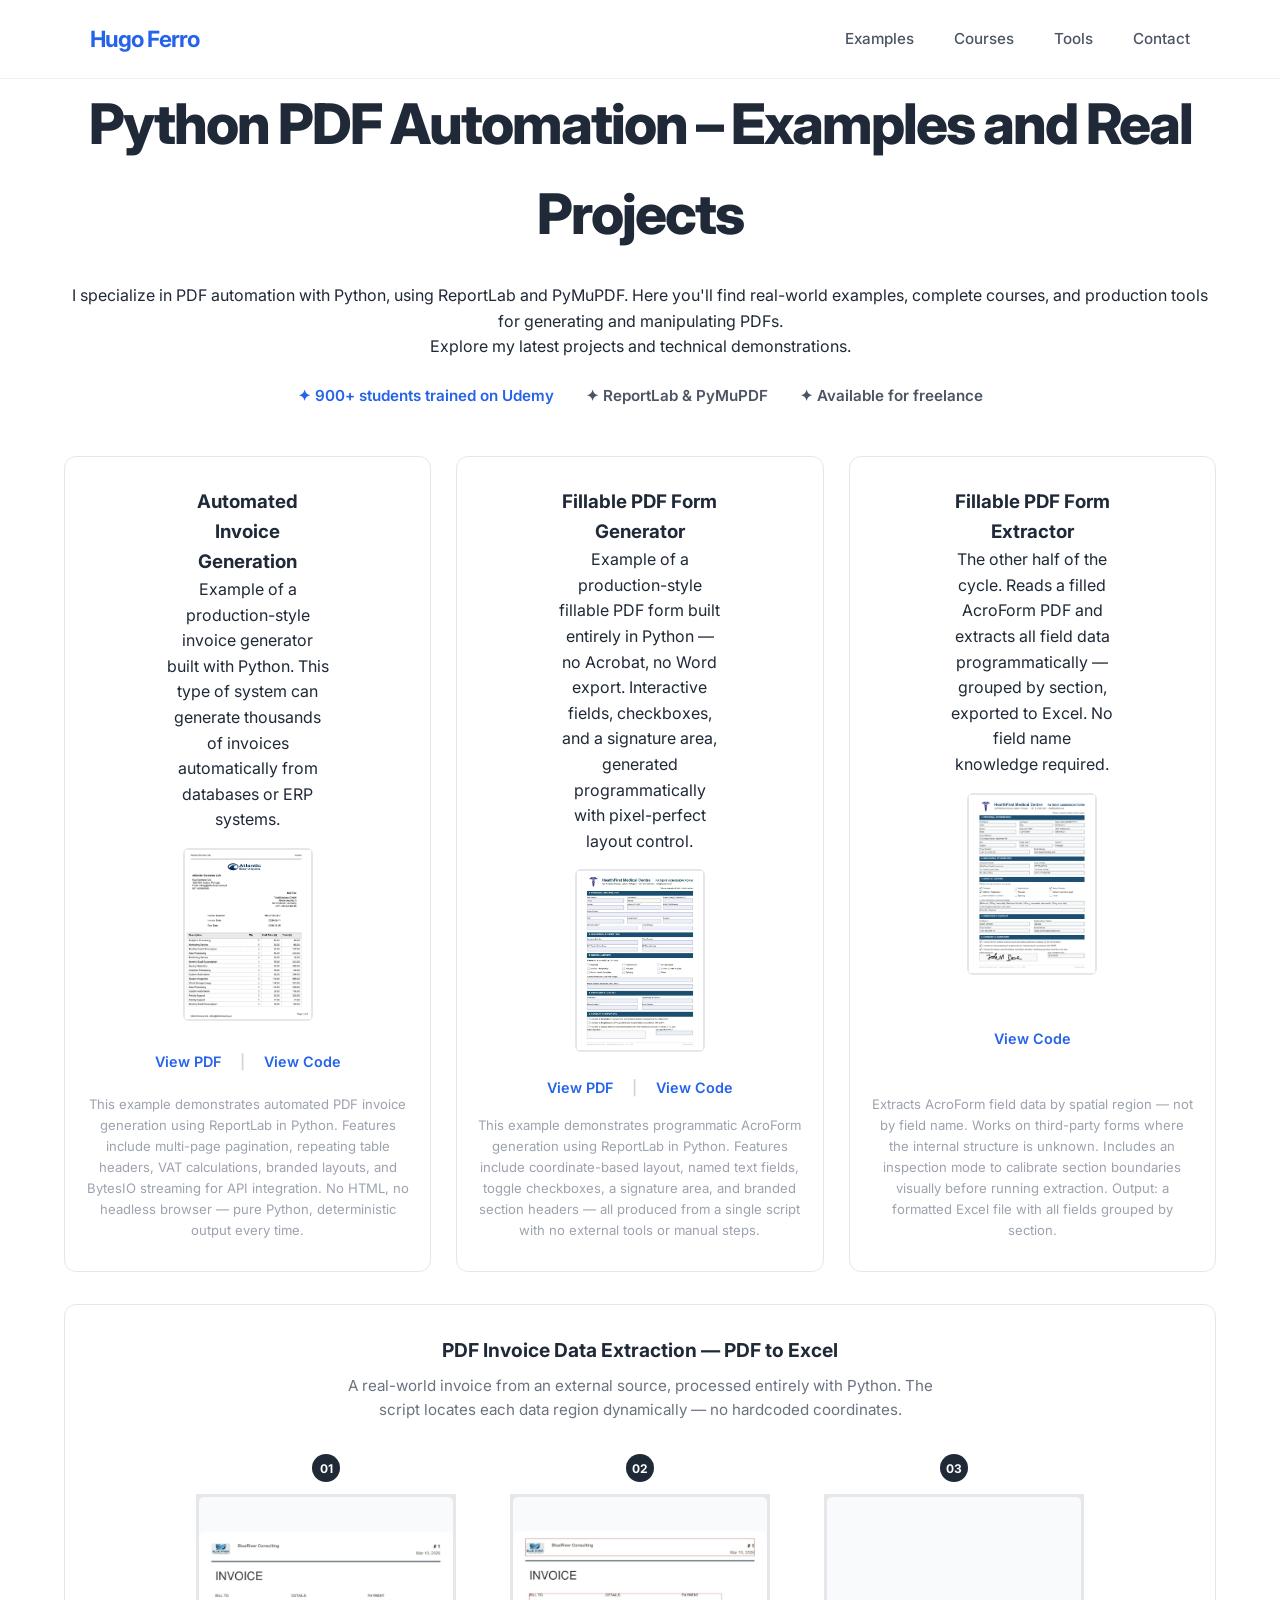
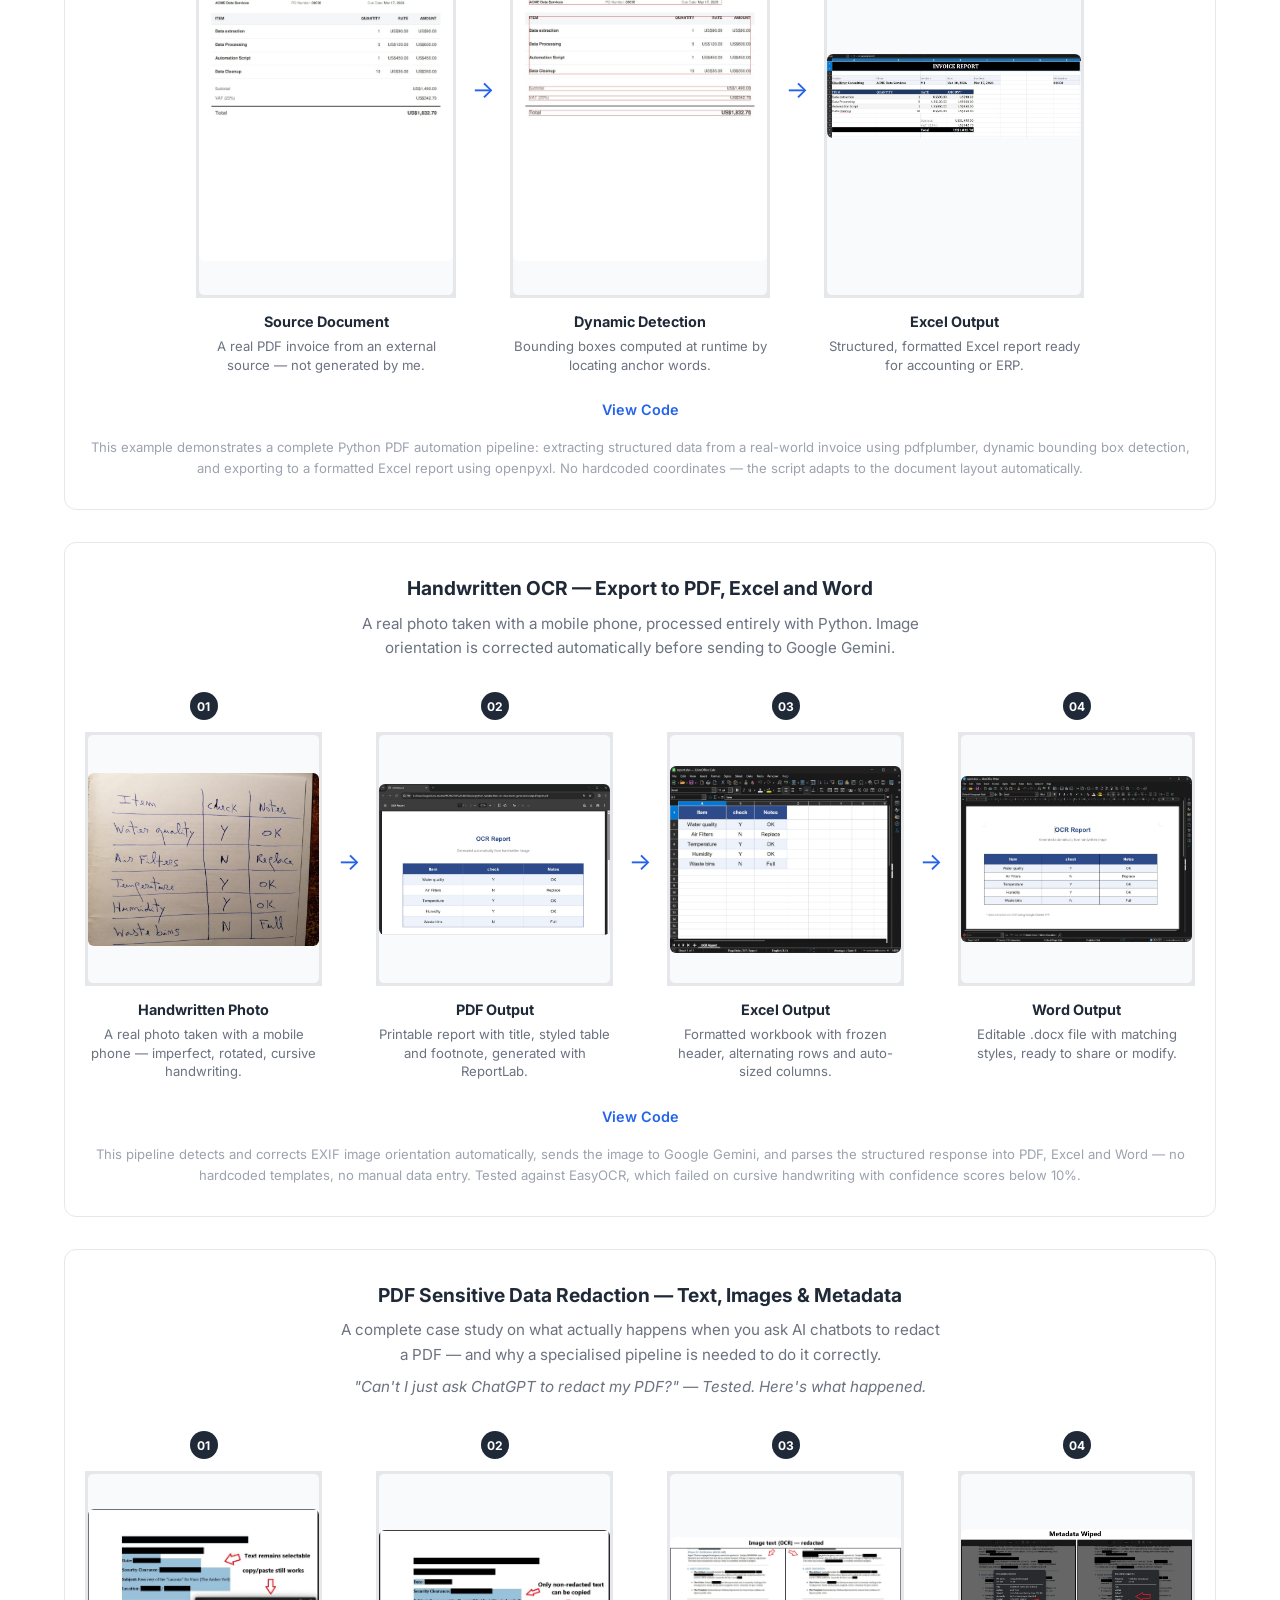
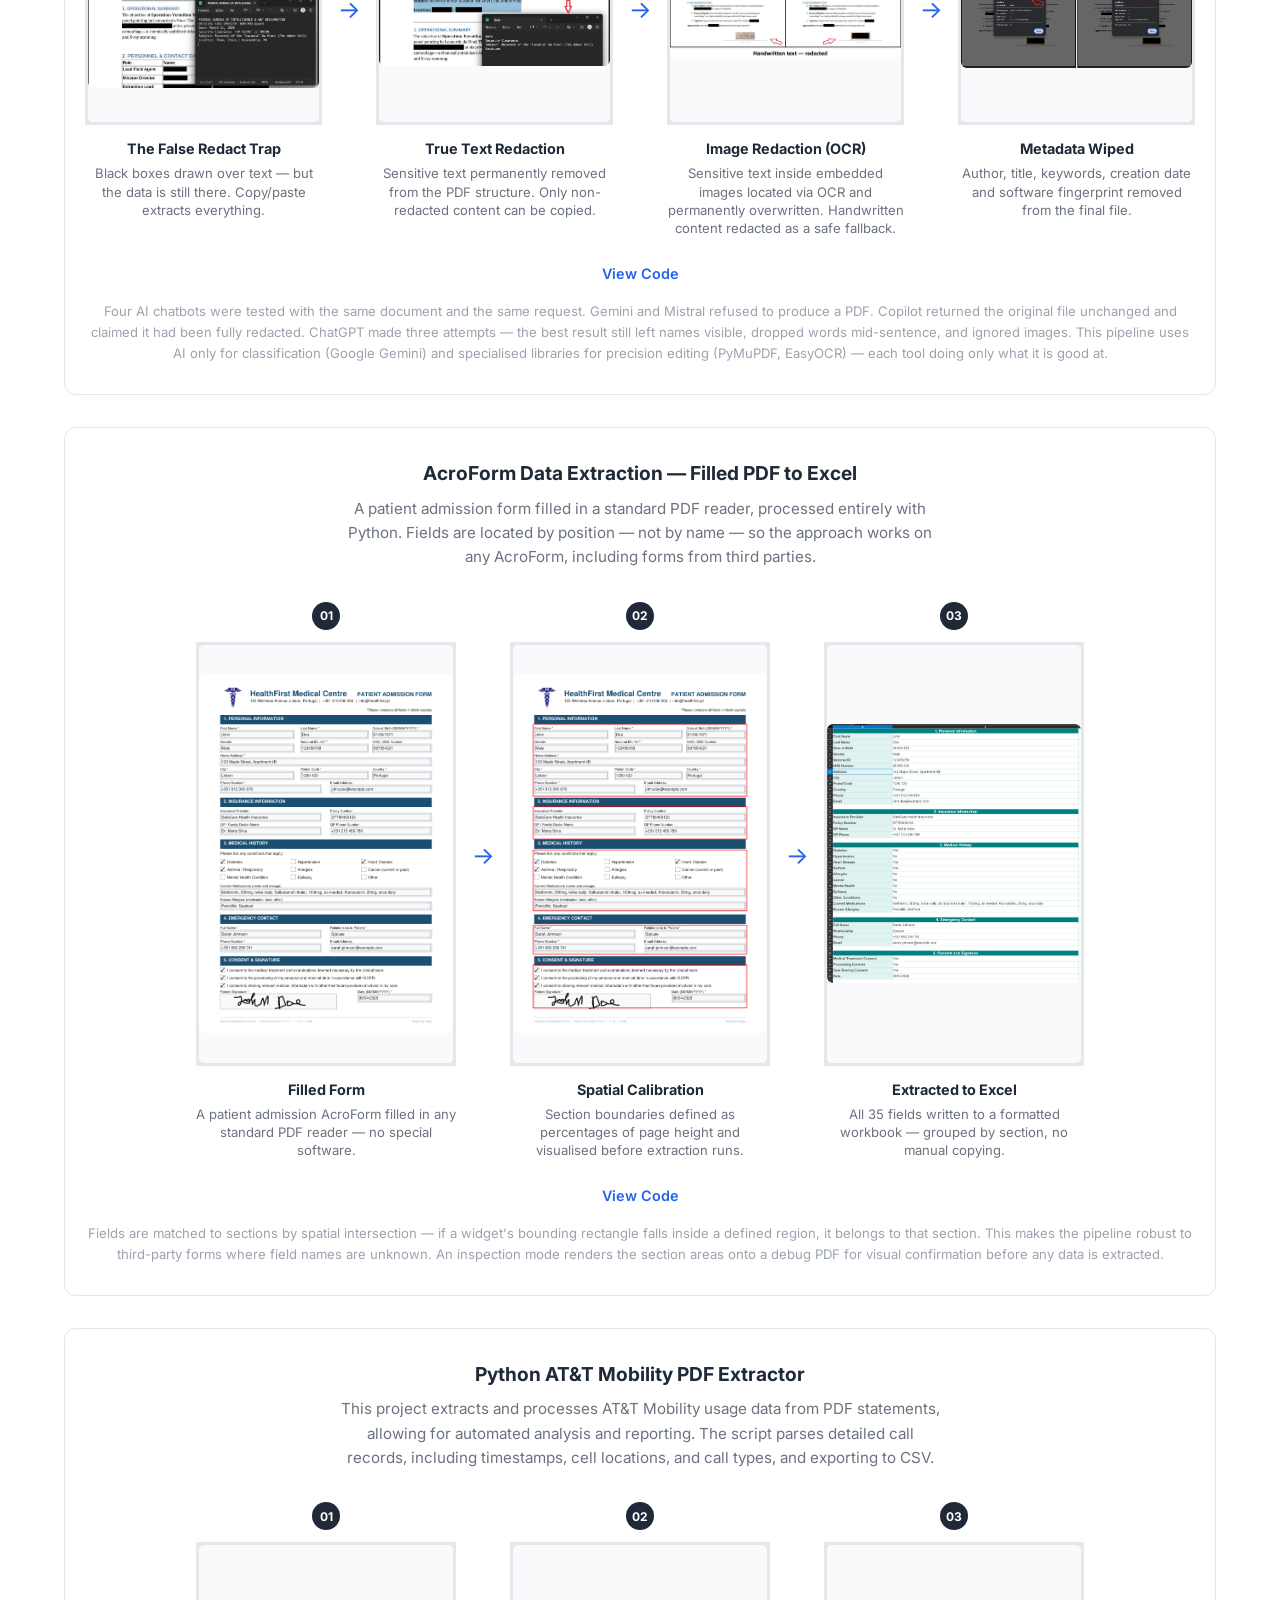
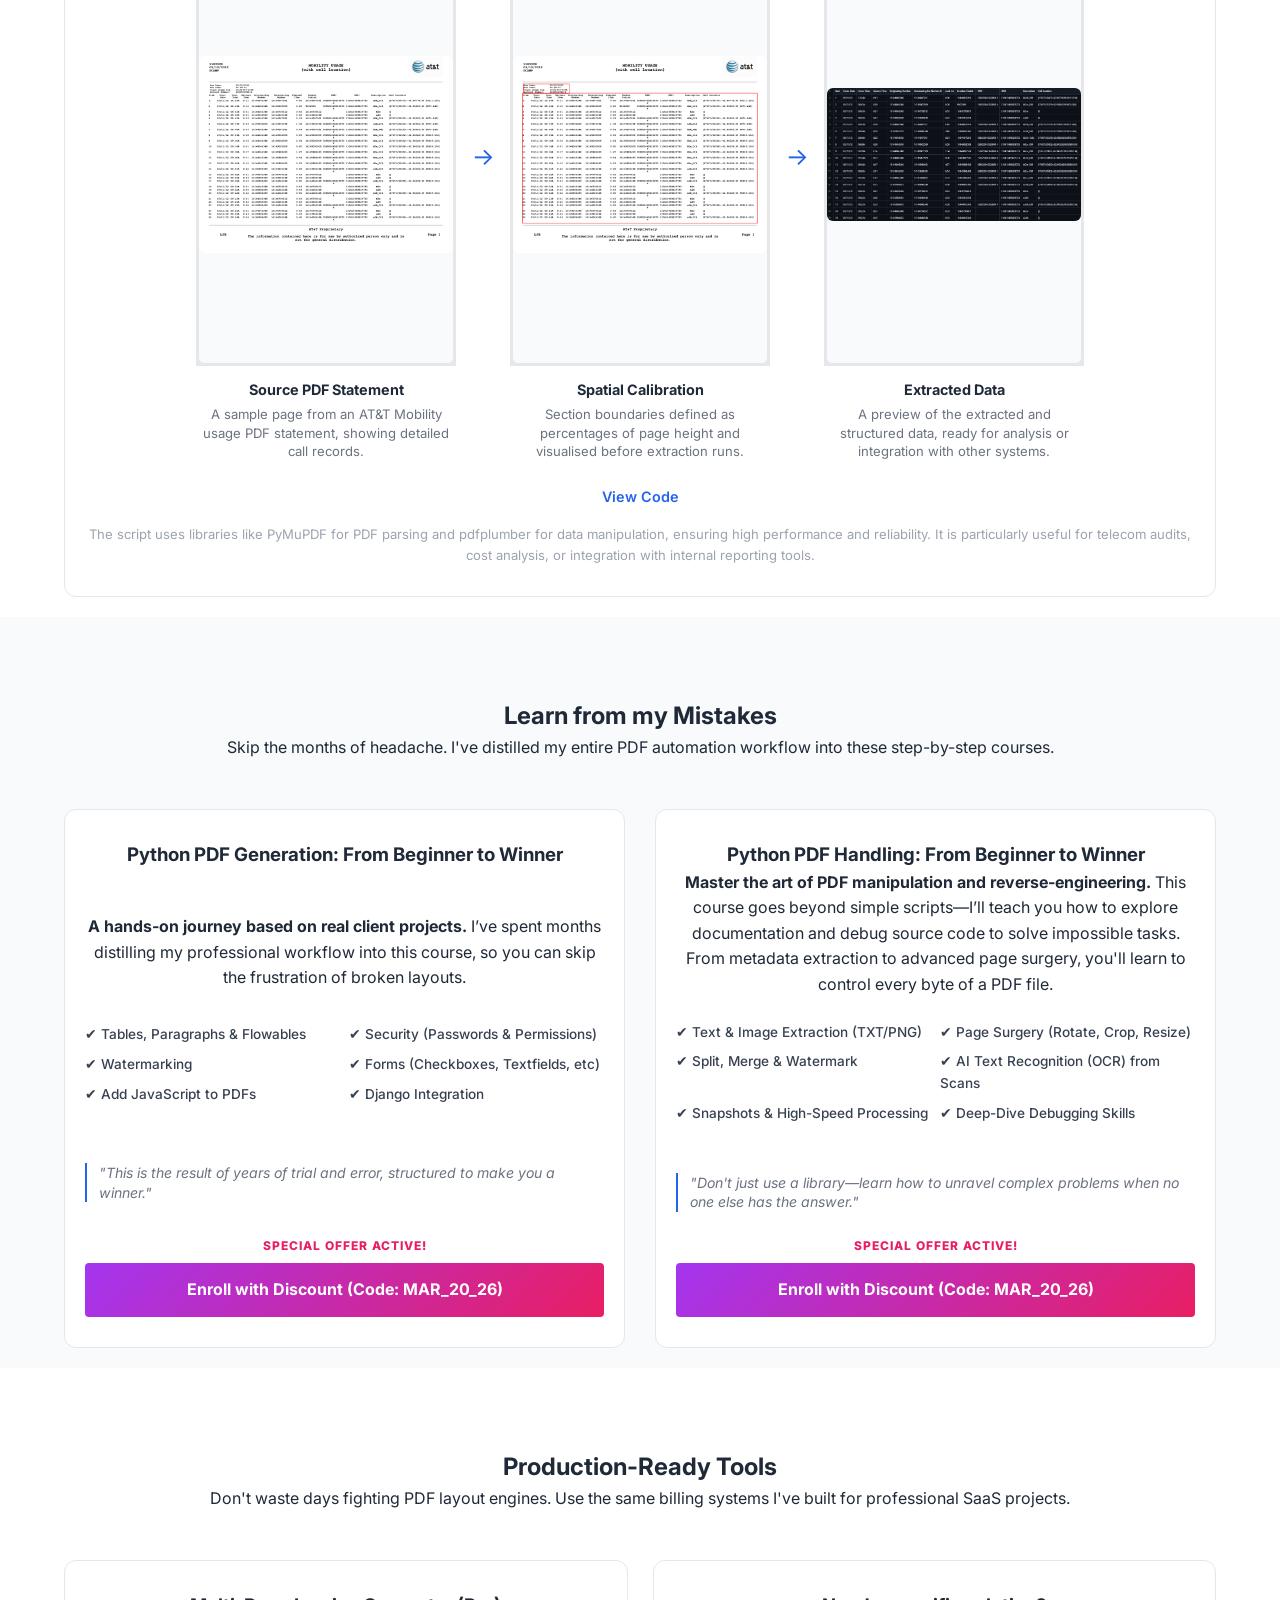
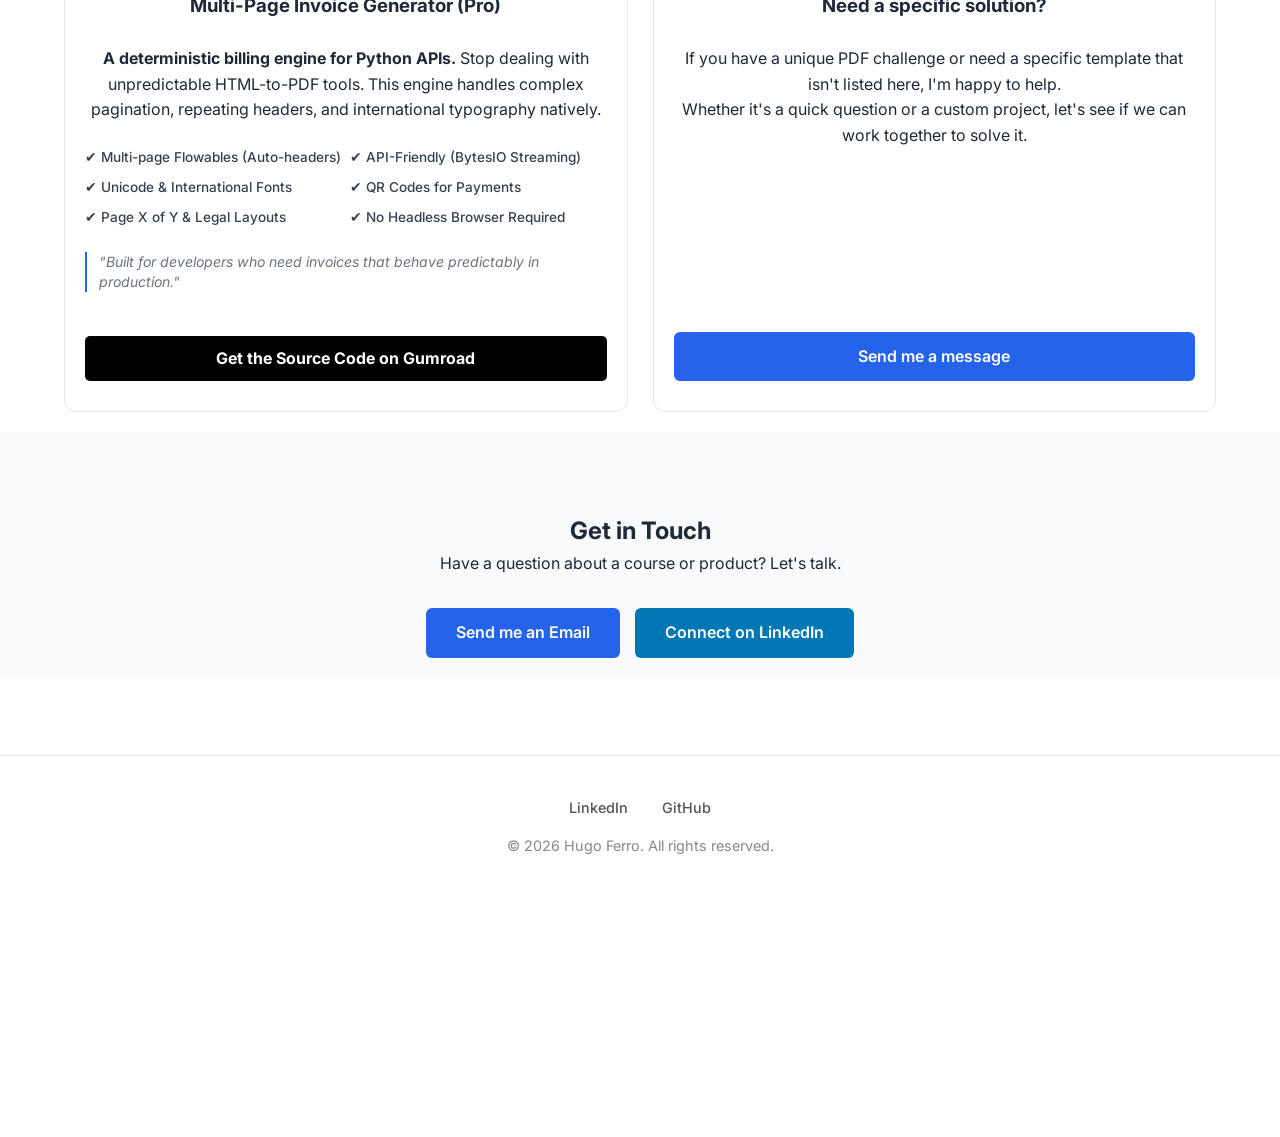
<file: index.html>
<!DOCTYPE html>
<html lang="en">
<head>
  <!-- Google tag (gtag.js) -->
  <script async src="https://www.googletagmanager.com/gtag/js?id=G-V7B58PGZZY"></script>
  <script>
    window.dataLayer = window.dataLayer || [];
    function gtag(){dataLayer.push(arguments);}
    gtag('js', new Date());

    gtag('config', 'G-V7B58PGZZY');
  </script>  
    <meta charset="UTF-8">
    <meta name="viewport" content="width=device-width, initial-scale=1.0">
    <link rel="stylesheet" href="style.css">
    <link href="https://fonts.googleapis.com/css2?family=Inter:wght@300;500;700&display=swap" rel="stylesheet">

    <title>Python PDF Automation | ReportLab & PyMuPDF Courses by Hugo Ferro</title>
    
    <meta name="author" content="Hugo Ferro">
    <meta name="publisher" content="Hugo Ferro">
    <meta name="robots" content="index, follow">
    <meta property="og:type" content="website">  
    <meta name="keywords" content="Python PDF generation, ReportLab course, PyMuPDF tutorial, automated PDF documents, Python document automation, Gumroad PDF templates, Udemy Python courses">
    <meta name="description" content="Courses and professional tools for PDF automation in Python. ReportLab, PyMuPDF, invoice generation, PDF manipulation, and much more."> 

    <meta property="og:title" content="Python PDF Automation — Courses, Tools & Freelance Services | Hugo Ferro">
    <meta property="og:description" content="Python PDF automation specialist with 900+ students on Udemy. ReportLab, PyMuPDF, data extraction. Courses, tools and freelance services.">
    <meta property="og:image" content="https://hasff.github.io/site/assets/imgs/og-image.png"> 
    <meta property="og:url" content="https://hasff.github.io/site/">
    <meta property="og:type" content="website">
    <meta name="twitter:card" content="summary_large_image">

    <link rel="icon" type="image/x-icon" href="assets/imgs/favicon.ico">

    <!-- Site Meta -->
    <script type="application/ld+json">
    {
      "@context": "https://schema.org",
      "@type": "Person",
      "name": "Hugo Ferro",
      "url": "https://hasff.github.io/site/",
      "jobTitle": "Python Developer & Instructor",
      "knowsAbout": ["Python PDF Automation", "ReportLab", "PyMuPDF", "FastAPI", "Django"],
      "description": "Specialist in Python PDF document automation, teaching ReportLab and PyMuPDF professional workflows.",
      "sameAs": [
        "https://github.com/hasff",
        "https://www.linkedin.com/in/hugo-ferro-1434b414/"
      ]
    }
    </script>   
    <script type="application/ld+json">
    {
      "@context": "https://schema.org",
      "@type": "WebSite",
      "name": "Python PDF Automation by Hugo Ferro",
      "url": "https://hasff.github.io/site/",
      "publisher": {
        "@type": "Person",
        "name": "Hugo Ferro"
      }
    }
    </script>
    <script type="application/ld+json">
    {
      "@context": "https://schema.org",
      "@type": "WebPage",
      "name": "Python PDF Automation Courses & Tools",
      "url": "https://hasff.github.io/site/",
      "description": "Courses, examples, and tools for Python PDF automation using ReportLab and PyMuPDF."
    }
    </script>

    <!-- Courses -->
    <!-- Python PDF Generation: From Beginner to Winner -->
    <script type="application/ld+json">
    {
      "@context": "https://schema.org",
      "@type": "Course",
      "name": "Python PDF Generation: From Beginner to Winner",
      "description": "A complete hands-on course teaching Python PDF automation using ReportLab. Learn how to generate invoices, reports, certificates, and complex PDF layouts programmatically.",
      "provider": {
        "@type": "Person",
        "name": "Hugo Ferro",
        "url": "https://hasff.github.io/site/"
      },
      "hasCourseInstance": {
        "@type": "CourseInstance",
        "courseMode": "online",
        "url": "https://hasff.github.io/site/#courses",
        "location": { 
          "@type": "VirtualLocation", 
          "url": "https://www.udemy.com/course/python-reportlab-from-beginner-to-winner/3B927E883D2E868CF221" 
        }         
      }
    }
    </script>
    
    <!-- Python PDF Handling: From Beginner to Winner -->
    <script type="application/ld+json">
    {
      "@context": "https://schema.org",
      "@type": "Course",
      "name": "Python PDF Handling: From Beginner to Winner",
      "description": "Learn advanced PDF extraction, merging, annotation, and manipulation using PyMuPDF in Python.",
      "provider": {
        "@type": "Person",
        "name": "Hugo Ferro",
        "url": "https://hasff.github.io/site/"
      },
      "hasCourseInstance": {
        "@type": "CourseInstance",
        "courseMode": "online",
        "url": "https://hasff.github.io/site/#courses",
        "location": { 
          "@type": "VirtualLocation", 
          "url": "https://www.udemy.com/course/python-pdf-handling-from-beginner-to-winner/E7B71DCA8314B0BAC4BD" 
        }        
      }
    }
    </script>

    <!-- Tools -->
    <!-- Multi-Page Invoice Generator (Pro) -->
    <script type="application/ld+json">
    {
      "@context": "https://schema.org",
      "@type": "Product",
      "name": "Multi-Page Invoice Generator (Pro)",
      "description": "A ready-to-use Python template for generating professional invoices in ReportLab. Handles multi-page invoices, repeating headers, international fonts, QR codes, and predictable pagination using ReportLab.",
      "image": "https://hasff.github.io/site/assets/imgs/Multi-Page Invoice Generator (Pro).png",
      "brand": {
        "@type": "Person",
        "name": "Hugo Ferro",
        "url": "https://hasff.github.io/site/"
      },
      "url": "https://hasff.github.io/site/#tools",
      "offers": {
        "@type": "Offer",
        "priceCurrency": "USD",
        "price": "19.00",
        "availability": "https://schema.org/InStock",
        "url": "https://alltech.gumroad.com/l/agvoio"
      }
    }
    </script>
</head>
<body>

    <header>
        <nav class="navbar">
            <div class="logo">
               <a style="text-decoration: none;" href="https://www.linkedin.com/in/hugo-ferro-1434b414/" target="_blank"><span>Hugo Ferro</span></a>
            </div>
            <ul class="nav-links">
                <li><a href="#examples" class="nav-link" aria-label="Menu: Examples">Examples</a></li>
                <li><a href="#courses" class="nav-link" aria-label="Menu: Courses">Courses</a></li>
                <li><a href="#tools" class="nav-link" aria-label="Menu: Tools">Tools</a></li>
                <li><a href="#contact" class="nav-link" aria-label="Menu: Contact">Contact</a></li>
            </ul>
        </nav>
    </header>

    <main>
        <section id="examples" class="section">
            <div class="hero">
                <h1>Python PDF Automation – Examples and Real Projects</h1>
                <p>I specialize in PDF automation with Python, using ReportLab and PyMuPDF. Here you'll find real-world examples, complete courses, and production tools for generating and manipulating PDFs.</p>
                <p> Explore my latest projects and technical demonstrations.</p>
                <div style="display:flex; justify-content:center; gap:2rem; margin-top:1.5rem; flex-wrap:wrap;">
                    <span style="font-size:0.95rem; font-weight:600; color:#2563eb;">✦ 900+ students trained on Udemy</span>
                    <span style="font-size:0.95rem; font-weight:600; color:#4b5563;">✦ ReportLab & PyMuPDF</span>
                    <span style="font-size:0.95rem; font-weight:600; color:#4b5563;">✦ Available for freelance</span>
                </div>                
            </div>

            <div class="grid">     
              <!-- Automated Invoice Generation        -->
              <div class="card">
                <div class="card-example-container">
                    <div class="card-title-description">
                        <h3>Automated Invoice Generation</h3>
                        <p>
                            Example of a production-style invoice generator built with Python.
                            This type of system can generate thousands of invoices automatically
                            from databases or ERP systems.
                        </p>
                    </div>
                    <div class="card-image">
                        <a href="assets/pdfs/invoice_sample1.pdf" target="_blank" class="view-link-img" aria-label="Python Invoice PDF Generator (Example 1): View PDF from Image" >
                            <img src="assets/imgs/python-reportlab-invoice-example1.jpg" alt="Professional Invoice PDF generated with Python ReportLab">
                        </a>
                    </div>                
                </div>
                <div class="card-links">
                    <a href="assets/pdfs/invoice_sample1.pdf" target="_blank" class="view-link" aria-label="Python Invoice PDF Generator (Example 1): View PDF from Button">View PDF</a>
                    <span class="separator">|</span> 
                    <a href="https://github.com/hasff/python-invoice-pdf-generator" target="_blank" class="view-link" aria-label="Python Invoice PDF Generator (Example 1): View Code">View Code</a>
                </div>
                <p style="font-size: 0.82rem; color: #9ca3af; margin-top: 1rem; line-height: 1.6;">
                    This example demonstrates automated PDF invoice generation using ReportLab in Python. 
                    Features include multi-page pagination, repeating table headers, VAT calculations, 
                    branded layouts, and BytesIO streaming for API integration. No HTML, no headless browser — 
                    pure Python, deterministic output every time.
                </p>                
              </div>  

              <!-- Fillable PDF Form Generator -->
              <div class="card">
                <div class="card-example-container">
                  <div class="card-title-description">
                  <h3>Fillable PDF Form Generator</h3>
                  <p>
                      Example of a production-style fillable PDF form built entirely in Python —
                      no Acrobat, no Word export. Interactive fields, checkboxes, and a signature
                      area, generated programmatically with pixel-perfect layout control.
                  </p>
                  </div>
                  <div class="card-image">
                  <a href="assets/pdfs/patient_admission_form.pdf" target="_blank" class="view-link-img" aria-label="Python Fillable PDF Form Generator: View Project from Image">
                      <img src="assets/imgs/fillable/preview1.jpg" alt="Fillable PDF patient admission form generated with Python ReportLab">
                  </a>
                  </div>
                </div>
                <div class="card-links">
                  <a href="assets/pdfs/patient_admission_form.pdf" target="_blank" class="view-link" aria-label="Python Fillable PDF Form Generator: View PDF from Button">View PDF</a>
                  <span class="separator">|</span> 
                  <a href="https://github.com/hasff/python-fillable-pdf-form-generator" target="_blank" class="view-link" aria-label="Python Fillable PDF Form Generator: View Code">View Code</a>
                </div>
                <p style="font-size: 0.82rem; color: #9ca3af; margin-top: 1rem; line-height: 1.6;">
                    This example demonstrates programmatic AcroForm generation using ReportLab in Python.
                    Features include coordinate-based layout, named text fields, toggle checkboxes, a signature
                    area, and branded section headers — all produced from a single script with no external tools
                    or manual steps.
                </p>
              </div>   
              
              <!-- Fillable PDF Form Extractor -->
              <div class="card">
                <div class="card-example-container">
                  <div class="card-title-description">
                  <h3>Fillable PDF Form Extractor</h3>
                  <p>
                      The other half of the cycle. Reads a filled AcroForm PDF and extracts
                      all field data programmatically — grouped by section, exported to Excel.
                      No field name knowledge required.
                  </p>
                  </div>
                  <div class="card-image">
                  <a href="assets/imgs/fillable/extractor/patient_admission_form_john_doe.png" target="_blank" class="view-link-img" aria-label="Python Fillable PDF Form Extractor: View filled form from Image">
                      <img src="assets/imgs/fillable/extractor/patient_admission_form_john_doe.png" alt="Filled AcroForm PDF patient admission form ready for extraction">
                  </a>
                  </div>
                </div>
                <div class="card-links">
                  <a href="https://github.com/hasff/python-fillable-pdf-form-extractor" target="_blank" class="view-link" aria-label="Python Fillable PDF Form Extractor: View Code">View Code</a>
                </div>
                <p style="font-size: 0.82rem; color: #9ca3af; margin-top: 1rem; line-height: 1.6;">
                    Extracts AcroForm field data by spatial region — not by field name. Works on
                    third-party forms where the internal structure is unknown. Includes an inspection
                    mode to calibrate section boundaries visually before running extraction.
                    Output: a formatted Excel file with all fields grouped by section.
                </p>
              </div>


            </div>    
            
            <!-- Case Study: PDF to Excel -->
            <div class="case-study-card">
                <div class="case-study-header">
                    <h3>PDF Invoice Data Extraction — PDF to Excel</h3>
                    <p>A real-world invoice from an external source, processed entirely with Python. The script locates each data region dynamically — no hardcoded coordinates.</p>
                </div>
                <div class="case-study-steps">
                    <div class="case-study-step">
                        <div class="step-badge">01</div>
                        <a href="assets/imgs/sample_preview.jpg" target="_blank" class="view-link-img">
                            <div class="case-study-step-image  fixed-H400">

                                <img src="assets/imgs/sample_preview.jpg" alt="Source PDF Invoice">
                            </div>                            
                        </a>
                        <p class="step-label">Source Document</p>
                        <p class="step-desc">A real PDF invoice from an external source — not generated by me.</p>
                    </div>
                    <div class="case-study-arrow">→</div>
                    <div class="case-study-step">
                        <div class="step-badge">02</div>
                        <a href="assets/imgs/debug_preview.jpg" target="_blank" class="view-link-img">
                            <div class="case-study-step-image  fixed-H400">
                                <img src="assets/imgs/debug_preview.jpg" alt="Dynamic Bounding Box Detection">
                            </div>
                        </a>
                        <p class="step-label">Dynamic Detection</p>
                        <p class="step-desc">Bounding boxes computed at runtime by locating anchor words.</p>
                    </div>
                    <div class="case-study-arrow">→</div>
                    <div class="case-study-step">
                        <div class="step-badge">03</div>
                        <a href="assets/imgs/generated_excel.jpg" target="_blank" class="view-link-img">
                            <div class="case-study-step-image  fixed-H400">
                                <img src="assets/imgs/generated_excel.jpg" alt="Generated Excel Report">
                            </div>                            
                        </a>
                        <p class="step-label">Excel Output</p>
                        <p class="step-desc">Structured, formatted Excel report ready for accounting or ERP.</p>
                    </div>
                </div>
                <div class="card-links">
                    <a href="https://github.com/hasff/python-invoice-pdf-data-extractor" target="_blank" class="view-link" aria-label="PDF Data Extractor: View Code">View Code</a>
                </div>
                <p style="font-size: 0.82rem; color: #9ca3af; margin-top: 1rem; line-height: 1.6;">
                    This example demonstrates a complete Python PDF automation pipeline: 
                    extracting structured data from a real-world invoice using pdfplumber, 
                    dynamic bounding box detection, and exporting to a formatted Excel report 
                    using openpyxl. No hardcoded coordinates — the script adapts to the 
                    document layout automatically.                    
                </p>
            </div> 
            
            <!-- Case Study: Handwritten OCR -->
            <div class="case-study-card">
                <div class="case-study-header">
                    <h3>Handwritten OCR — Export to PDF, Excel and Word</h3>
                    <p>A real photo taken with a mobile phone, processed entirely with Python. Image orientation is corrected automatically before sending to Google Gemini.</p>
                </div>
                <div class="case-study-steps">
                    <div class="case-study-step">
                        <div class="step-badge">01</div>
                        <a href="assets/imgs/ocr/handwrite.jpeg" target="_blank" class="view-link-img">
                            <div class="case-study-step-image fixed-H250">
                                <img src="assets/imgs/ocr/handwrite.jpeg" alt="Handwritten checklist photo">
                            </div>
                        </a>
                        <p class="step-label">Handwritten Photo</p>
                        <p class="step-desc">A real photo taken with a mobile phone — imperfect, rotated, cursive handwriting.</p>
                    </div>
                    <div class="case-study-arrow">→</div>
                    <div class="case-study-step">
                        <div class="step-badge">02</div>
                        <a href="assets/imgs/ocr/preview_pdf.jpg" target="_blank" class="view-link-img">
                            <div class="case-study-step-image fixed-H250">
                                <img src="assets/imgs/ocr/preview_pdf.jpg" alt="Generated PDF report">
                            </div>
                        </a>
                        <p class="step-label">PDF Output</p>
                        <p class="step-desc">Printable report with title, styled table and footnote, generated with ReportLab.</p>
                    </div>
                    <div class="case-study-arrow">→</div>
                    <div class="case-study-step">
                        <div class="step-badge">03</div>
                        <a href="assets/imgs/ocr/preview_excel.jpg" target="_blank" class="view-link-img">
                            <div class="case-study-step-image fixed-H250">
                                <img src="assets/imgs/ocr/preview_excel.jpg" alt="Generated Excel report">
                            </div>
                        </a>
                        <p class="step-label">Excel Output</p>
                        <p class="step-desc">Formatted workbook with frozen header, alternating rows and auto-sized columns.</p>
                    </div>
                    <div class="case-study-arrow">→</div>                    
                    <div class="case-study-step">
                        <div class="step-badge">04</div>
                        <a href="assets/imgs/ocr/preview_word.jpg" target="_blank" class="view-link-img">
                            <div class="case-study-step-image fixed-H250">
                                <img src="assets/imgs/ocr/preview_word.jpg" alt="Generated Word report">
                            </div>
                        </a>
                        <p class="step-label">Word Output</p>
                        <p class="step-desc">Editable .docx file with matching styles, ready to share or modify.</p>
                    </div>
                </div>
                <div class="card-links">
                    <a href="https://github.com/hasff/python-handwritten-ocr-document-generator" target="_blank" class="view-link" aria-label="Handwritten OCR: View Code">View Code</a>
                </div>
                <p style="font-size: 0.82rem; color: #9ca3af; margin-top: 1rem; line-height: 1.6;">
                    This pipeline detects and corrects EXIF image orientation automatically, sends the image to Google Gemini, and parses the structured response into PDF, Excel and Word — no hardcoded templates, no manual data entry. Tested against EasyOCR, which failed on cursive handwriting with confidence scores below 10%.
                </p>
            </div>   
            
            <!-- Case Study: PDF Sensitive Data Redactor -->
            <div class="case-study-card">
                <div class="case-study-header">
                    <h3>PDF Sensitive Data Redaction — Text, Images &amp; Metadata</h3>
                    <p>A complete case study on what actually happens when you ask AI chatbots to redact a PDF — and why a specialised pipeline is needed to do it correctly.</p>
                    <p style="margin-top: 0.5rem; font-style: italic; color: #6b7280;">"Can't I just ask ChatGPT to redact my PDF?" — Tested. Here's what happened.</p>
                </div>
                <div class="case-study-steps">
                    <div class="case-study-step">
                        <div class="step-badge">01</div>
                        <a href="assets/imgs/redactor/false_redact_table.jpg" target="_blank" class="view-link-img">
                            <div class="case-study-step-image fixed-H250">
                                <img src="assets/imgs/redactor/false_redact_table.jpg" alt="False redact — text still selectable and copyable">
                            </div>
                        </a>
                        <p class="step-label">The False Redact Trap</p>
                        <p class="step-desc">Black boxes drawn over text — but the data is still there. Copy/paste extracts everything.</p>
                    </div>
                    <div class="case-study-arrow">→</div>
                    <div class="case-study-step">
                        <div class="step-badge">02</div>
                        <a href="assets/imgs/redactor/true_redact.jpg" target="_blank" class="view-link-img">
                            <div class="case-study-step-image fixed-H250">
                                <img src="assets/imgs/redactor/true_redact.jpg" alt="True redact — sensitive text permanently removed from PDF structure">
                            </div>
                        </a>
                        <p class="step-label">True Text Redaction</p>
                        <p class="step-desc">Sensitive text permanently removed from the PDF structure. Only non-redacted content can be copied.</p>
                    </div>
                    <div class="case-study-arrow">→</div>
                    <div class="case-study-step">
                        <div class="step-badge">03</div>
                        <a href="assets/imgs/redactor/redact_images.jpg" target="_blank" class="view-link-img">
                            <div class="case-study-step-image fixed-H250">
                                <img src="assets/imgs/redactor/redact_images.jpg" alt="Embedded images redacted using OCR — including handwritten signature">
                            </div>
                        </a>
                        <p class="step-label">Image Redaction (OCR)</p>
                        <p class="step-desc">Sensitive text inside embedded images located via OCR and permanently overwritten. Handwritten content redacted as a safe fallback.</p>
                    </div>
                    <div class="case-study-arrow">→</div>
                    <div class="case-study-step">
                        <div class="step-badge">04</div>
                        <a href="assets/imgs/redactor/metadata_wiped.jpg" target="_blank" class="view-link-img">
                            <div class="case-study-step-image fixed-H250">
                                <img src="assets/imgs/redactor/metadata_wiped.jpg" alt="Document metadata wiped — author, title, keywords, creation date removed">
                            </div>
                        </a>
                        <p class="step-label">Metadata Wiped</p>
                        <p class="step-desc">Author, title, keywords, creation date and software fingerprint removed from the final file.</p>
                    </div>
                </div>
                <div class="card-links">
                    <a href="https://github.com/hasff/python-pdf-sensitive-data-redactor" target="_blank" class="view-link" aria-label="PDF Sensitive Data Redactor: View Code">View Code</a>
                </div>
                <p style="font-size: 0.82rem; color: #9ca3af; margin-top: 1rem; line-height: 1.6;">
                    Four AI chatbots were tested with the same document and the same request. Gemini and Mistral refused to produce a PDF. Copilot returned the original file unchanged and claimed it had been fully redacted. ChatGPT made three attempts — the best result still left names visible, dropped words mid-sentence, and ignored images. This pipeline uses AI only for classification (Google Gemini) and specialised libraries for precision editing (PyMuPDF, EasyOCR) — each tool doing only what it is good at.
                </p>
            </div>   
            
            <!-- Case Study: Fillable PDF Form Extractor -->
            <div class="case-study-card">
                <div class="case-study-header">
                    <h3>AcroForm Data Extraction — Filled PDF to Excel</h3>
                    <p>A patient admission form filled in a standard PDF reader, processed entirely with Python. Fields are located by position — not by name — so the approach works on any AcroForm, including forms from third parties.</p>
                </div>
                <div class="case-study-steps">
                    <div class="case-study-step">
                        <div class="step-badge">01</div>
                        <a href="assets/imgs/fillable/extractor/patient_admission_form_john_doe.png" target="_blank" class="view-link-img">
                            <div class="case-study-step-image fixed-H420">
                                <img src="assets/imgs/fillable/extractor/patient_admission_form_john_doe.png" alt="Filled AcroForm PDF patient admission form">
                            </div>
                        </a>
                        <p class="step-label">Filled Form</p>
                        <p class="step-desc">A patient admission AcroForm filled in any standard PDF reader — no special software.</p>
                    </div>
                    <div class="case-study-arrow">→</div>
                    <div class="case-study-step">
                        <div class="step-badge">02</div>
                        <a href="assets/imgs/fillable/extractor/patient_admission_form_john_doe_debug.png" target="_blank" class="view-link-img">
                            <div class="case-study-step-image fixed-H420">
                                <img src="assets/imgs/fillable/extractor/patient_admission_form_john_doe_debug.png" alt="Section areas overlaid on the form for calibration">
                            </div>
                        </a>
                        <p class="step-label">Spatial Calibration</p>
                        <p class="step-desc">Section boundaries defined as percentages of page height and visualised before extraction runs.</p>
                    </div>
                    <div class="case-study-arrow">→</div>
                    <div class="case-study-step">
                        <div class="step-badge">03</div>
                        <a href="assets/imgs/fillable/extractor/patient_admission_form_john_doe_excel.jpg" target="_blank" class="view-link-img">
                            <div class="case-study-step-image fixed-H420">
                                <img src="assets/imgs/fillable/extractor/patient_admission_form_john_doe_excel.jpg" alt="Extracted form data in a formatted Excel file">
                            </div>
                        </a>
                        <p class="step-label">Extracted to Excel</p>
                        <p class="step-desc">All 35 fields written to a formatted workbook — grouped by section, no manual copying.</p>
                    </div>
                </div>
                <div class="card-links">
                    <a href="https://github.com/hasff/python-fillable-pdf-form-extractor" target="_blank" class="view-link" aria-label="Fillable PDF Form Extractor: View Code">View Code</a>
                </div>
                <p style="font-size: 0.82rem; color: #9ca3af; margin-top: 1rem; line-height: 1.6;">
                    Fields are matched to sections by spatial intersection — if a widget's bounding rectangle falls inside a defined region, it belongs to that section. This makes the pipeline robust to third-party forms where field names are unknown. An inspection mode renders the section areas onto a debug PDF for visual confirmation before any data is extracted.
                </p>
            </div>            
            
            <!-- Case Study: AT&T Mobility PDF Extractor -->
            <div class="case-study-card">
                <div class="case-study-header">
                    <h3>Python AT&T Mobility PDF Extractor</h3>
                    <p>This project extracts and processes AT&T Mobility usage data from PDF statements,
                        allowing for automated analysis and reporting. The script parses detailed call records,
                        including timestamps, cell locations, and call types, and exporting to CSV.
                    </p>                      
                </div>
                <div class="case-study-steps">
                    <div class="case-study-step">
                        <div class="step-badge">01</div>
                        <a href="assets/imgs/att/att_original.png" target="_blank" class="view-link-img">
                            <div class="case-study-step-image fixed-H420">
                                <img src="assets/imgs/att/att_original.png" alt="Original AT&T Mobility PDF statement with call records">
                            </div>
                        </a>
                        <p class="step-label">Source PDF Statement</p>
                        <p class="step-desc">A sample page from an AT&T Mobility usage PDF statement, showing detailed call records.</p>                        
                    </div>
                    <div class="case-study-arrow">→</div>
                    <div class="case-study-step">
                        <div class="step-badge">02</div>
                        <a href="assets/imgs/att/sections_inspection.png" target="_blank" class="view-link-img">
                            <div class="case-study-step-image fixed-H420">
                                <img src="assets/imgs/att/sections_inspection.png" alt="Section areas overlaid on the PDF for calibration">
                            </div>
                        </a>
                        <p class="step-label">Spatial Calibration</p>
                        <p class="step-desc">Section boundaries defined as percentages of page height and visualised before extraction runs.</p>
                    </div>
                    <div class="case-study-arrow">→</div>
                    <div class="case-study-step">
                        <div class="step-badge">03</div>
                        <a href="assets/imgs/att/output_csv_example.jpg" target="_blank" class="view-link-img">
                            <div class="case-study-step-image fixed-H420">
                                <img src="assets/imgs/att/output_csv_example.jpg" alt="Extracted data in a CSV file with call records structured in rows and columns">
                            </div>
                        </a>
                        <p class="step-label">Extracted Data</p>
                        <p class="step-desc">A preview of the extracted and structured data, ready for analysis or integration with other systems.</p>                        
                    </div>
                </div>
                <div class="card-links">
                    <a href="https://github.com/hasff/python-att-mobility-pdf-extractor" target="_blank" class="view-link" aria-label="Python AT&T Mobility PDF Extractor: View Code">View Code</a>
                </div>
                <p style="font-size: 0.82rem; color: #9ca3af; margin-top: 1rem; line-height: 1.6;">
                    The script uses libraries like PyMuPDF for PDF parsing and pdfplumber for data manipulation,
                    ensuring high performance and reliability. It is particularly useful for telecom audits,
                    cost analysis, or integration with internal reporting tools.                    
                </p>
            </div>            

        </section>

        <section id="courses" class="section gray-bg">
            <h1>Learn from my Mistakes</h1>
            <p>Skip the months of headache. I've distilled my entire PDF automation workflow into these step-by-step courses.</p>
            
            <div class="grid">
                
                <div class="card">
                    <h3>Python PDF Generation: From Beginner to Winner</h3>
                    <br>
                    <p><strong>A hands-on journey based on real client projects.</strong> I’ve spent months distilling my professional workflow into this course, so you can skip the frustration of broken layouts.</p>
                    
                    <ul class="card-features">
                        <li>✔ Tables, Paragraphs & Flowables</li>
                        <li>✔ Security (Passwords & Permissions)</li>
                        <li>✔ Watermarking</li>
                        <li>✔ Forms (Checkboxes, Textfields, etc)</li>
                        <li>✔ Add JavaScript to PDFs</li>
                        <li>✔ Django Integration</li>                        
                    </ul>

                    <p class="personal-note"><em>"This is the result of years of trial and error, structured to make you a winner."</em></p>

                    <div id="btn-reportlab"></div>
                </div>

                <div class="card">
                    <h3>Python PDF Handling: From Beginner to Winner</h3>
                    <p><strong>Master the art of PDF manipulation and reverse-engineering.</strong> This course goes beyond simple scripts—I’ll teach you how to explore documentation and debug source code to solve impossible tasks. From metadata extraction to advanced page surgery, you'll learn to control every byte of a PDF file.</p>
                    
                    <ul class="card-features">
                        <li>✔ Text & Image Extraction (TXT/PNG)</li>
                        <li>✔ Page Surgery (Rotate, Crop, Resize)</li>
                        <li>✔ Split, Merge & Watermark</li>
                        <li>✔ AI Text Recognition (OCR) from Scans</li>
                        <li>✔ Snapshots & High-Speed Processing</li>
                        <li>✔ Deep-Dive Debugging Skills</li>
                    </ul>

                    <p class="personal-note"><em>"Don't just use a library—learn how to unravel complex problems when no one else has the answer."</em></p>

                    <div id="btn-pymupdf"></div>
                </div>

            </div>
        </section>        

        <section id="tools" class="section">
            <h1>Production-Ready Tools</h1>
            <p>Don't waste days fighting PDF layout engines. Use the same billing systems I've built for professional SaaS projects.</p>
            
            <div class="grid">
                <div class="card">
                    <div class="card-content">
                        <h3>Multi-Page Invoice Generator (Pro)</h3>
                        <br>
                        <p><strong>A deterministic billing engine for Python APIs.</strong> Stop dealing with unpredictable HTML-to-PDF tools. This engine handles complex pagination, repeating headers, and international typography natively.</p>
                        
                        <ul class="card-features">
                            <li>✔ Multi-page Flowables (Auto-headers)</li>
                            <li>✔ API-Friendly (BytesIO Streaming)</li>
                            <li>✔ Unicode & International Fonts</li>
                            <li>✔ QR Codes for Payments</li>
                            <li>✔ Page X of Y & Legal Layouts</li>
                            <li>✔ No Headless Browser Required</li>
                        </ul>
                        
                        <p class="personal-note"><em>"Built for developers who need invoices that behave predictably in production."</em></p>
                    </div>

                    <a href="https://alltech.gumroad.com/l/agvoio" target="_blank" class="cta-gumroad" aria-label="Multi-Page Invoice Generator (Pro): Get the Source Code on Gumroad">
                        Get the Source Code on Gumroad
                    </a>
                </div>

                <div class="card">
                    <div class="card-content">
                        <h3>Need a specific solution?</h3>
                        <br>
                        <p>If you have a unique PDF challenge or need a specific template that isn't listed here, I'm happy to help.</p>
                        <p>Whether it's a quick question or a custom project, let's see if we can work together to solve it.</p>
                    </div>
                    <a href="#contact" class="cta-button" style="margin-top: 20px;" aria-label="Need a specific solution?: Send me a message">Send me a message</a>
                </div>                
            </div>
        </section>        

        <section id="contact" class="section gray-bg">
            <h1>Get in Touch</h1>
            <p>Have a question about a course or product? Let's talk.</p>
            <div class="contact-box" style="display: flex; gap: 15px; justify-content: center;">
                <a href="mailto:hugoferro.business@gmail.com" class="cta-button" aria-label="Get in Touch: Send me an Email">Send me an Email</a>
                <a href="https://www.linkedin.com/in/hugo-ferro-1434b414/" target="_blank" class="cta-button" style="background-color: #0077b5; border-color: #0077b5;" aria-label="Get in Touch: LinkedIn">
                    Connect on LinkedIn
                </a>                
            </div>
        </section>        
    </main>
    <br>
    <br>
    <br>

    <footer style="text-align: center; padding: 40px 20px; border-top: 1px solid #eee;">
        <div style="margin-bottom: 15px;">
            <a href="https://www.linkedin.com/in/hugo-ferro-1434b414/" target="_blank" style="color: #555; text-decoration: none; margin: 0 15px; font-weight: 500;" class="nav-link">LinkedIn</a>
            <a href="https://github.com/hasff" target="_blank" style="color: #555; text-decoration: none; margin: 0 15px; font-weight: 500;" class="nav-link">GitHub</a>
        </div>
        <p style="font-size: 0.9rem; color: #888;">&copy; 2026 Hugo Ferro. All rights reserved.</p>
    </footer>    
    
    <script>
    document.addEventListener('DOMContentLoaded', function() {

        // --- CONFIGURATION: Only update the 'code' variable ---
        const COURSES_DATA = {
            reportlab: {
                code: "MAR_20_26", // Current coupon code
                baseUrl: "https://www.udemy.com/course/python-reportlab-from-beginner-to-winner/",
                referralCode: "3B927E883D2E868CF221"
            },
            pymupdf: {
                code: "MAR_20_26", // Current coupon code
                baseUrl: "https://www.udemy.com/course/python-pdf-handling-from-beginner-to-winner/",
                referralCode: "E7B71DCA8314B0BAC4BD"
            }
        };

        for (const [id, course] of Object.entries(COURSES_DATA)) {
            const container = document.getElementById(`btn-${id}`);
            if (!container) continue;

            // Logic: If code exists, build coupon link. Else, build referral link.
            const finalLink = course.code 
                ? `${course.baseUrl}?couponCode=${course.code}` 
                : `${course.baseUrl}?referralCode=${course.referralCode}`;

            if (course.code) {
                container.innerHTML = `
                    <div class="coupon-area">
                        <span class="coupon-label">Special Offer Active!</span>
                        <a href="${finalLink}" target="_blank" class="cta-udemy promo" aria-label="Udemy Course ${id}: coupon ${course.code}">
                            Enroll with Discount (Code: ${course.code})
                        </a>
                    </div>`;
            } else {
                container.innerHTML = `
                    <a href="${finalLink}" target="_blank" class="cta-udemy" aria-label="Udemy Course ${id}: referral link">
                        Enroll on Udemy
                    </a>`;
            }
        }


        document.querySelectorAll('.cta-udemy, .cta-button, .cta-gumroad, .view-link, .nav-link').forEach(button => {
            button.addEventListener('click', function() {
                const buttonText = this.getAttribute('aria-label') || this.innerText.trim() || 'No Text Link';
                const targetUrl = this.href;

                // Envia o evento para o Google Analytics
                if (typeof gtag === 'function') {
                    gtag('event', 'purchase_intent', {
                        'event_category': 'conversion',
                        'event_label': buttonText,
                        'destination_url': targetUrl,
                        'platform': targetUrl.includes('udemy') ? 'Udemy' : (targetUrl.includes('gumroad') ? 'Gumroad' : 'Other')
                    });
                }
            });
        });
    });
    </script>

</body>
</html>
</file>
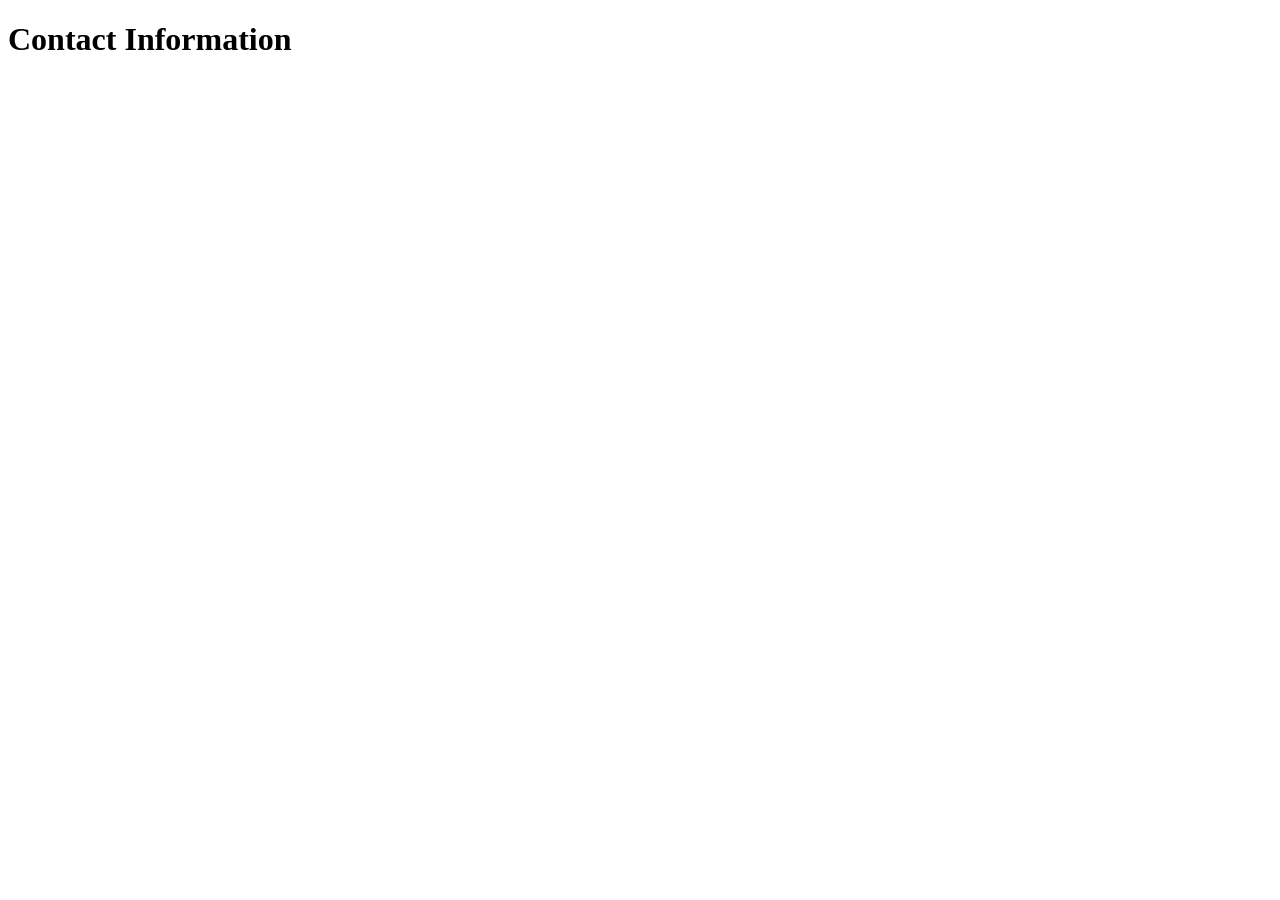
<file: contact.html>
<!doctype html>
<html lang="pt">
<head>
	<meta charset="utf-8">
	<meta name="viewport" content="width=device-width,initial-scale=1">
	<title>Contact Information</title>
</head>
<body>
	<h1>Contact Information</h1>
	
</body>
</html>
</file>
<file: style.css>
/* General Reset */
* {
    margin: 0;
    padding: 0;
    box-sizing: border-box;
}

body {
    font-family: 'Inter', sans-serif;
    line-height: 1.6;
    color: #1f2937;
    scroll-behavior: smooth;
    background-color: #ffffff;
}

/* Navbar Styling */
header {
    background: rgba(255, 255, 255, 0.95);
    backdrop-filter: blur(10px);
    padding: 1.2rem 5%;
    position: fixed;
    width: 100%;
    top: 0;
    z-index: 1000;
    box-shadow: 0 1px 0 rgba(0,0,0,0.05);
}

.navbar {
    display: flex;
    justify-content: space-between;
    align-items: center;
    max-width: 1100px;
    height: 40px;
    margin: 0 auto;
}

.logo {
    font-weight: 700;
    font-size: 1.4rem;
    letter-spacing: -1px;
}

.logo span { color: #2563eb; }

.nav-links {
    display: flex;
    list-style: none;
}

.nav-links li { margin-left: 2.5rem; }

.nav-links a {
    text-decoration: none;
    color: #4b5563;
    font-weight: 500;
    font-size: 0.95rem;
    transition: color 0.2s;
}

.nav-links a:hover { 
    color: #2563eb; 
    font-size: large;
    transition: color 0.2s, font-size 0.2s;
}

@media (max-width: 768px) {
    .nav-links li { margin-left: 0.8rem; } 
    .navbar {
        justify-content: center;
        align-items: center;
    }        
}

/* Section Layout */
.section {
    padding: 80px 5% 20px;
    max-width: 100%;
    margin: 0 auto;
    text-align: center;
}

.gray-bg { background-color: #f9fafb; max-width: 100%; }

.hero h1 {
    font-size: 3.5rem;
    font-weight: 800;
    margin-bottom: 1.5rem;
    letter-spacing: -2px;
}

/* Responsive Grid */
.grid {
    display: grid;
    grid-template-columns: repeat(auto-fit, minmax(280px, 1fr));
    gap: 25px;
    margin-top: 3rem;
}

.card {
    background: white;
    padding: 30px 20px;
    border-radius: 12px;
    border: 1px solid #e5e7eb;
    transition: transform 0.3s, box-shadow 0.3s;
    display: flex;
    flex-direction: column;
    justify-content: space-between;
    min-height: 280px; 
}

.card:hover {
    transform: translateY(-5px);
    box-shadow: 0 10px 25px rgba(0,0,0,0.05);
}

/* Button */
.cta-button {
    display: inline-block;
    background: #2563eb;
    color: white;
    padding: 12px 30px;
    border-radius: 6px;
    text-decoration: none;
    font-weight: 600;
    margin-top: 2rem;
}

footer {
    padding: 3rem;
    margin-bottom: 15rem;
    background: white;
    border-top: 1px solid #eee;
    text-align: center;
    font-size: 0.9rem;
    color: #9ca3af;
}

.card-example-container {
    display: flex;
    flex-direction: column; 
    align-items: center;
    text-align: center;
    gap: 15px;
}

.card-title-description {
    text-align: center; 
    max-width: 50%;
}

.card-image {
    overflow: hidden;
    border-radius: 6px;
    /* box-shadow: 0 2px 8px rgba(0,0,0,0.05); */
    width: 40%; 
    margin: 0 auto;
    display: flex;
    justify-content: center;
}

.card-image img {
    width: 100%;
    display: block;
    transition: transform 0.3s ease;
}

@media (max-width: 768px) {

    .card-image {
        width: 80%; 
        margin: 0 auto; 
    }  

    .card-title-description {
        max-width: 100%;
    }      
}



.card-links {
    margin-top: 1.5rem;
    font-size: 0.9rem;
    font-weight: 600;
}

.view-link {
    color: #2563eb;
    text-decoration: none;
    padding: 5px 10px;
    transition: background 0.3s, border-radius 0.3s;
}
.view-link:hover {
    background: #eff6ff;
    border-radius: 4px;
    text-decoration: underline;
}

.view-link-img {
    background: #e5e7eb;
    padding: 2px;
    transition: background 0.3s, border-radius 0.3s;
}
.view-link-img:hover {
    /* background: #b4ccef; */
    background: #2563eb;
    border-radius: 4px;
    text-decoration: underline;
}


.separator {
    color: #d1d5db;
    margin: 0 5px;
}

.card-features {
    list-style: none;
    text-align: left;
    font-size: 0.85rem;
    margin: 1.5rem 0;
    padding: 0;
    display: grid;
    grid-template-columns: 1fr 1fr;
    gap: 8px;
}

.card-features li {
    color: #374151;
    font-weight: 500;
}



.personal-note {
    font-size: 0.88rem;
    color: #6b7280;
    border-left: 2px solid #2563eb;
    padding-left: 12px;
    margin: 1.5rem 0;
    text-align: left;
    line-height: 1.4;
}

.cta-udemy {
    background-color: #a435f0;
    color: white !important;
    padding: 14px 20px;
    border-radius: 4px;
    text-decoration: none;
    display: block;
    font-weight: 700;
    text-align: center;
    transition: all 0.2s ease;
    margin-top: auto;
}

.cta-udemy:hover {
    background-color: #8710d8;
    box-shadow: 0 4px 12px rgba(164, 53, 240, 0.3);
}

.cta-gumroad {
    background-color: #ff90ad; 
    color: #000 !important;
    padding: 10px 20px;
    border-radius: 5px;
    text-decoration: none;
    display: inline-block;
    font-weight: bold;
    margin-top: 10px;
}
.cta-gumroad {
    width: 100%;
    margin-top: 20px;
    background-color: #000000; /* Cor preta oficial do Gumroad ou mantém o Rosa se preferires */
    color: #ffffff !important;
}

.cta-udemy:hover, .cta-gumroad:hover {
    opacity: 0.9;
    transform: scale(1.02);
}

#courses .grid {
    display: grid;
    grid-template-columns: repeat(auto-fit, minmax(320px, 1fr));
    gap: 30px;
    align-items: stretch;
}

/* Coupon Area */
.coupon-area {
    margin-top: auto;
    display: flex;
    flex-direction: column;
    gap: 8px;
}

.coupon-label {
    font-size: 0.75rem;
    font-weight: 800;
    color: #e91e63;
    text-transform: uppercase;
    letter-spacing: 1px;
}

.cta-udemy.promo {
    background: linear-gradient(135deg, #a435f0 0%, #e91e63 100%);
    border: none;
    animation: pulse 2s infinite;
}
.cta-udemy.promo:hover {
    transform: translateY(-2px);
    box-shadow: 0 5px 15px rgba(233, 30, 99, 0.4);
}

@keyframes pulse {
    0% { box-shadow: 0 0 0 0 rgba(233, 30, 99, 0.4); }
    70% { box-shadow: 0 0 0 10px rgba(233, 30, 99, 0); }
    100% { box-shadow: 0 0 0 0 rgba(233, 30, 99, 0); }
}

html {
    scroll-padding-top: 80px; 
}

/* Case Study Card */
.case-study-card {
    margin-top: 2rem;
    background: white;
    border-radius: 12px;
    border: 1px solid #e5e7eb;
    padding: 30px 20px;
}

.case-study-header {
    text-align: center;
    margin-bottom: 2rem;
}

.case-study-header h3 {
    font-size: 1.2rem;
    font-weight: 700;
    margin-bottom: 0.5rem;
}

.case-study-header p {
    color: #6b7280;
    font-size: 0.95rem;
    max-width: 600px;
    margin: 0 auto;
}

.case-study-steps {
    display: flex;
    align-items: flex-start;
    justify-content: center;
    gap: 1rem;
    flex-wrap: wrap;
}

.case-study-step {
    display: flex;
    flex-direction: column;
    align-items: center;
    text-align: center;
    flex: 1;
    min-width: 180px;
    max-width: 260px;
}

.step-badge {
    background: #1f2937;
    color: white;
    font-size: 0.75rem;
    font-weight: 700;
    width: 28px;
    height: 28px;
    border-radius: 50%;
    display: flex;
    align-items: center;
    justify-content: center;
    margin-bottom: 0.75rem;
}

.case-study-step-image {
    height: auto;
    display: flex;
    align-items: center;
    justify-content: center;
    border-radius: 6px;
    border: 1px solid #e5e7eb;
    overflow: hidden;
    background: #f9fafb;
}
.fixed-H420 { height: 420px; }
.fixed-H400 { height: 400px; }
.fixed-H200 { height: 200px; }
.fixed-H250 { height: 250px; }

.case-study-step-image img {
    width: 100%;
    border-radius: 6px;
    display: block;
}

/* .case-study-step img {
    width: 100%;
    border-radius: 6px;
    border: 1px solid #e5e7eb;
    display: block;
} */

.step-label {
    font-weight: 700;
    font-size: 0.9rem;
    margin-top: 0.75rem;
    color: #1f2937;
}

.step-desc {
    font-size: 0.82rem;
    color: #6b7280;
    margin-top: 0.25rem;
    line-height: 1.4;
}

.case-study-arrow {
    font-size: 1.5rem;
    color: #2563eb;
    align-self: center;
    padding-bottom: 3rem;
}

@media (max-width: 768px) {
    .case-study-steps {
        flex-direction: column;
        align-items: center;
    }
 
    .case-study-step {
        width: 100%;
        max-width: 100%;
    }
 
    .case-study-arrow {
        transform: rotate(90deg);
        padding-bottom: 0;
        align-self: center;
    }
}
</file>
